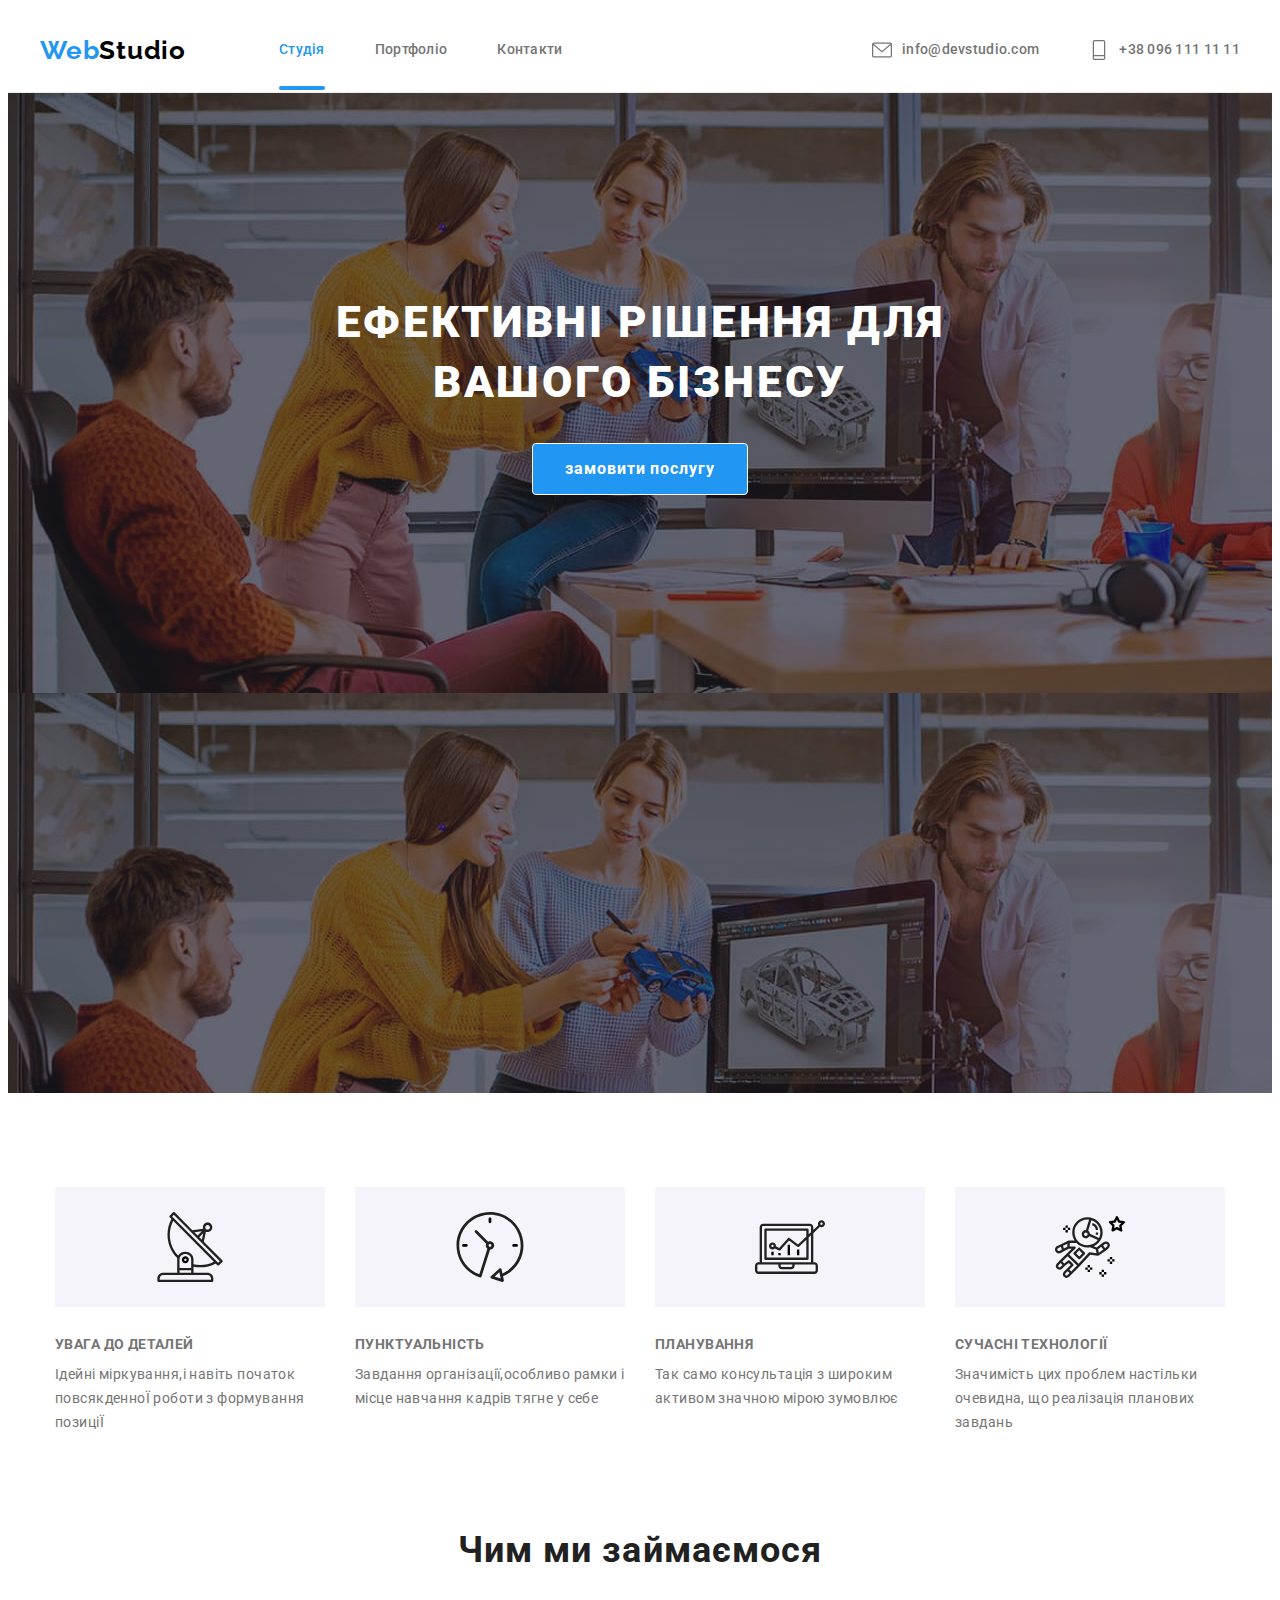
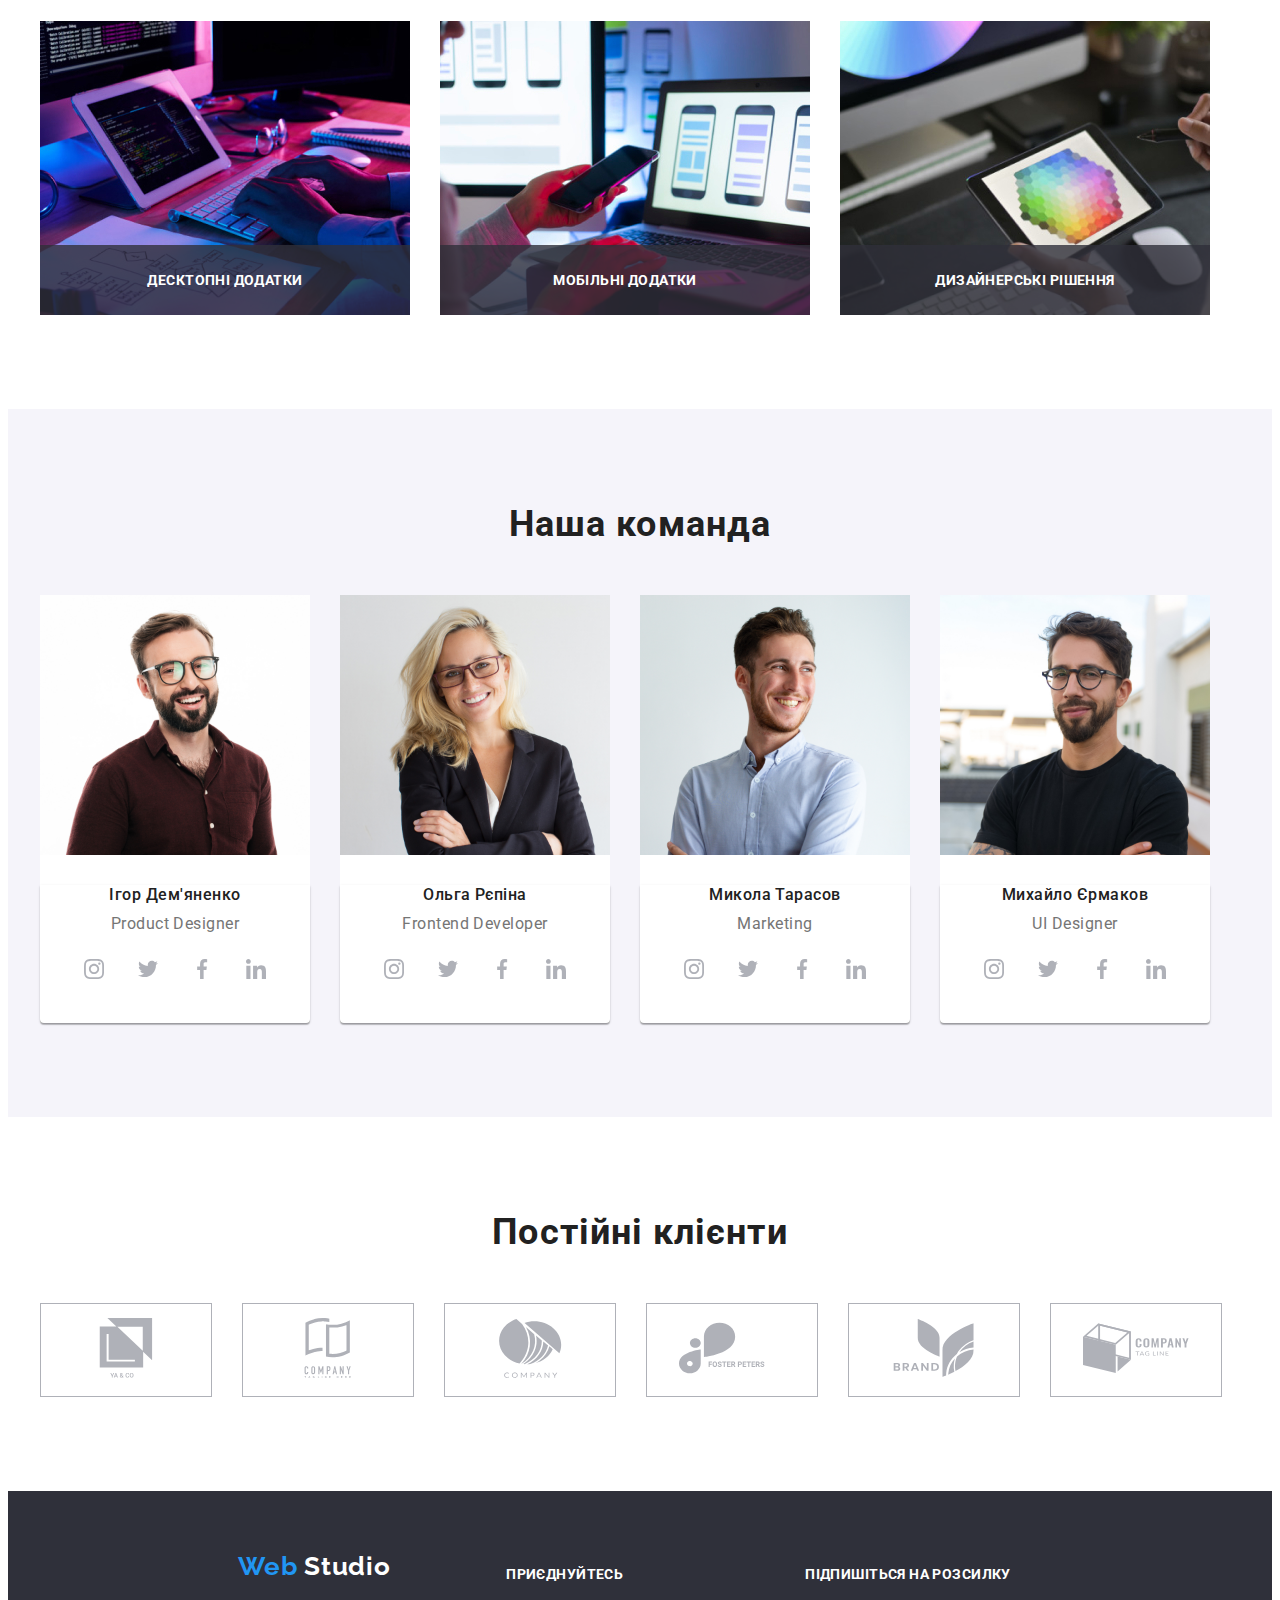
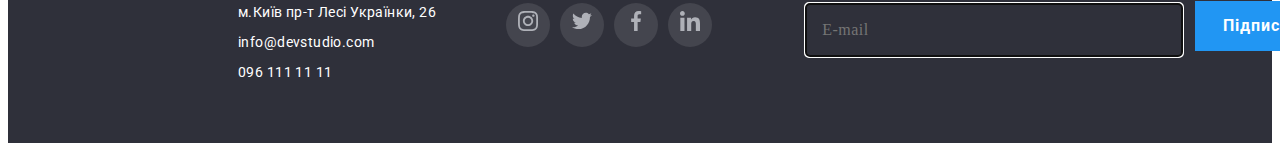
<file: index.html>
<!DOCTYPE html>
<html lang="en">
  <head>
    <meta http-equiv="X-UA-Compatible" content="IE=edge" />
    <meta name="viewport" content="width=device-width, initial-scale=1.0" />
    <title>розробка вебсайтів під ключ</title>
    <link rel="preconnect" href="https://fonts.googleapis.com">
<link rel="preconnect" href="https://fonts.gstatic.com" crossorigin>
<link href="https://fonts.googleapis.com/css2?family=Raleway:wght@700&family=Roboto:wght@400;500;700;900&display=swap" rel="stylesheet"/>
<link rel="stylesheet" href="https://cdnjs.cloudflare.com/ajax/libs/modern-normalize/1.1.0/modern-normalize.min.css" integrity="sha512-wpPYUAdjBVSE4KJnH1VR1HeZfpl1ub8YT/NKx4PuQ5NmX2tKuGu6U/JRp5y+Y8XG2tV+wKQpNHVUX03MfMFn9Q==" crossorigin="anonymous" referrerpolicy="no-referrer" />
<link rel="stylesheet" href="./css/styles.css"/>
  </head>
  <body>
    <header>
      <!-- <div class="container menu"> -->
      <div class="container menu">
     <nav>
      <a href="" class="logo list"><span class="accent">Web</span> Studio</a>
      <ul class="site-nav list ">
        <li class="guide"><a href="./index.html"class="link current list">Студія</a></li>
        <li class="guide"><a href="./portfolio.html"class="link  list">Портфоліо</a></li>
        <li class="guide"><a href="./contacts.html"class="link list">Контакти</a></li>
      </ul>
     </nav>
      <ul class="site-connection list">
        <li class="icon-email">
          <a href="mailto:info@devstudio.com"class="link list">
            <svg width="20" height="20">
            <use href="./Icons/sprite.svg#icon-envelope-1"></use>
          </svg>info@devstudio.com</a>
        </li>
        <li class="icon-phone">
          <a href="tel:+380961111111"class="link list"><svg width="20" height="20">
            <use href="./Icons/sprite.svg#icon-Vector-1"></use>
          </svg>+38 096 111 11 11</a>
        </li>
      </ul>
    </div>
    </header>
    <section class="hero">
      <h1>ефективні рішення для<br/> вашого бізнесу</h1>
      <button data-modal-open class="button-primary" type="submit">замовити послугу</button>
    </section>
    <section class="benefits">
      <div class="container">
      <h2 class="visually-hidden">особливості></h2>
      <ul class="features list">
        <li class="icons">
          <div class="icons-bg">
            <svg width="70" height="70">
             <use href="./Icons/sprite.svg#icon-antenna"></use>
            </svg>
          </div>
          <h3>увага до деталей</h3>
          <p>Ідейні міркування,і навіть початок повсякденноЇ роботи з формування позиціЇ</p>
        </li>
        <li class="icons">
          <div class="icons-bg">
            <svg width="70" height="70">
             <use href="./Icons/sprite.svg#icon-clock"></use>
            </svg>
          </div>
          <h3>пунктуальність</h3>
          <p>Завдання організації,особливо рамки і місце навчання кадрів тягне у себе</p>
        </li>
        <li class="icons">
          <div class="icons-bg">
            <svg width="70" height="70">
             <use href="./Icons/sprite.svg#icon-diagram"></use>
            </svg>
            </div>
          <h3>планування</h3>
          <p>Так само консультація з широким активом значною мірою зумовлює </p>
        </li>
        <li class="icons">
          <div class="icons-bg">
            <svg width="70" height="70">
             <use href="./Icons/sprite.svg#icon-astronaut"></use>
            </svg>
          </div>
          <h3>сучасні технології</h3>
          <p>Значимість цих проблем настільки очевидна, що реалізація планових завдань</p>
        </li>
      </ul>
       </div>
    </section>
    <section class="trends">
      <div class="container">
      <h2>Чим ми займаємося</h2>
        <ul class="services list">
          <li class="offer">
            <img src="./image/box 1.jpg" alt="foto1">
             <h3>десктопні додатки</h3>
          </li>
          <li class="offer">
            <img src="./image/box 2.jpg" alt="foto2">
            <h3>мобільні додатки</h3>
          </li>
          <li class="offer">
            <img src="./image/box 3.jpg" alt="foto3">
            <h3>дизайнерські рішення</h3>
          </li>
        </ul>
      </div>
    </section>
    <section class="team">
      <div class="container">
      <h2>Наша команда</h2>
      <ul class="card list">
        <li>
          <img src="./image/img (4).jpg" alt="foto4"width="270" height="260"> 
          <div class="name">
          <h3>Ігор Дем'яненко</h3>
          <p>Product Designer</p>
          <ul class="social-links">
           <li class="networks">
            <a href="" class="networks-link">
              <svg class="networks-logo" width="20" height="20">
                <use href="./Icons/sprite.svg#icon-instagram"></use>
              </svg>
            </a>
           </li>
            <li class="networks">
              <a href="" class="networks-link">
              <svg class="networks-logo" width="20" height="20">
                <use href="./Icons/sprite.svg#icon-twitter"></use>
              </svg>
            </a>
            </li>
            <li class="networks">
              <a href="" class="networks-link">
              <svg class="networks-logo" width="20" height="20">
                <use href="./Icons/sprite.svg#icon-facebook"></use>
              </svg>
            </a>
            </li>
            <li class="networks">
               <a href="" class="networks-link">
              <svg class="networks-logo" width="20" height="20">
                <use href="./Icons/sprite.svg#icon-linkedin"></use>
              </svg>
            </a>
            </li>
          </ul>
          </div>
        </li>
        <li>
          <img src="./image/img (5).jpg" alt="foto5"width=270>
          <div class="name">
          <h3>Ольга Рєпіна</h3>
          <p>Frontend Developer</p>
          <ul class="social-links">
           <li class="networks">
            <a href="" class="networks-link">
              <svg class="networks-logo" width="20" height="20">
                <use href="./Icons/sprite.svg#icon-instagram"></use>
              </svg>
            </a>
           </li>
            <li class="networks">
              <a href="" class="networks-link">
              <svg class="networks-logo" width="20" height="20">
                <use href="./Icons/sprite.svg#icon-twitter"></use>
              </svg>
              </a>
            </li>
            <li class="networks">
              <a href="" class="networks-link">
              <svg class="networks-logo" width="20" height="20">
                <use href="./Icons/sprite.svg#icon-facebook"></use>
              </svg>
            </a>
            </li>
            <li class="networks">
              <a href="" class="networks-link">
              <svg class="networks-logo" width="20" height="20">
                <use href="./Icons/sprite.svg#icon-linkedin"></use>
              </svg>
            </a>
            </li>
          </ul>
          </div>
        </li>
        <li>
          <img src="./image/img (6).jpg" alt="foto6"width=270>
          <div class="name">
          <h3>Микола Тарасов</h3>
          <p>Marketing</p>
          <ul class="social-links">
           <li class="networks">
            <a href="" class="networks-link">
              <svg class="networks-logo" width="20" height="20">
                <use href="./Icons/sprite.svg#icon-instagram"></use>
              </svg>
            </a>
           </li>
            <li class="networks">
              <a href="" class="networks-link">
              <svg class="networks-logo" width="20" height="20">
                <use href="./Icons/sprite.svg#icon-twitter"></use>
              </svg>
            </a>
            </li>
            <li class="networks">
              <a href="" class="networks-link">
              <svg class="networks-logo" width="20" height="20">
                <use href="./Icons/sprite.svg#icon-facebook"></use>
              </svg>
            </a>
            </li>
            <li class="networks">
              <a href="" class="networks-link">
              <svg class="networks-logo"width="20" height="20">
                <use href="./Icons/sprite.svg#icon-linkedin"></use>
              </svg>
            </a>
            </li>
          </ul>
          </div>
        </li>
        <li>
          <img src="./image/img (7).jpg" alt="foto7"width=270>
          <div class="name">
          <h3>Михайло Єрмаков</h3>
          <p>UI Designer</p>
          <ul class="social-links">
            <li class="networks">
              <a href="" class="networks-link">
               <svg class="networks-logo" width="20" height="20">
                 <use href="./Icons/sprite.svg#icon-instagram"></use>
               </svg>
              </a>
            </li>
             <li class="networks">
              <a href="" class="networks-link">
               <svg class="networks-logo" width="20" height="20">
                 <use href="./Icons/sprite.svg#icon-twitter"></use>
               </svg>
              </a>
             </li>
             <li class="networks">
              <a href="" class="networks-link">
               <svg class="networks-logo" width="20" height="20">
                 <use href="./Icons/sprite.svg#icon-facebook"></use>
               </svg>
              </a>
             </li>
             <li class="networks">
              <a href="" class="networks-link">
               <svg class="networks-logo" width="20" height="20">
                 <use href="./Icons/sprite.svg#icon-linkedin"></use>
               </svg>
              </a>
             </li>
           </ul>
          </div>
        </li>
      </ul>
    </div>
    </section>
   <section class="clients">
    <div class="container">
      <h2>Постійні клієнти</h2>
      <div class="favourite">
        <ul class="firm list">
          <li class="firm-symbol">
           <a href="" class="firm-link">
            <svg class="firm-logo" width="106" height="60">
              <use href="./Icons/sprite.svg#icon-client-6"></use>
            </svg>
           </a>
          </li>
          <li class="firm-symbol">
            <a href="" class="firm-link">
              <svg class="firm-logo" width="106" height="60">
                <use href="./Icons/sprite.svg#icon-client-5"></use>
              </svg>
             </a>
          </li>
          <li class="firm-symbol">
            <a href="" class="firm-link">
              <svg class="firm-logo" width="106" height="60">
                <use href="./Icons/sprite.svg#icon-client-4"></use>
              </svg>
             </a>
          </li>
          <li class="firm-symbol">
            <a href="" class="firm-link">
              <svg class="firm-logo" width="106" height="60">
                <use href="./Icons/sprite.svg#icon-client-3"></use>
              </svg>
             </a>
          </li>
          <li class="firm-symbol">
            <a href="" class="firm-link">
              <svg class="firm-logo" width="106" height="60">
                <use href="./Icons/sprite.svg#icon-client-2"></use>
              </svg>
             </a>
          </li>
          <li class="firm-symbol">
            <a href="" class="firm-link ">
              <svg class="firm-logo" width="106" height="60">
                <use href="./Icons/sprite.svg#icon-client-1"></use>
              </svg>
             </a>
          </li>
        </ul>
      </div>
   </section>
   <footer>
    <section >
     <div class="container">
       <div class="black-box">
       <div class="explorer">
       <a href="" class="logo-footer list"><span class="accent">Web</span> Studio</a>
       <ul class="contacts list">
           <li class="down"><a href="https://goo.gl/maps/a5aADZ7ypb5qx4V6A" class="link list" target=_blank rel="noopener norefferer nofollow">м.Київ пр-т Лесі Українки, 26</a></li>
           <li class="down">info@devstudio.com</li>
           <li class="down">096 111 11 11</li>
       </ul>
     </div>
       <div class="address">
         <p>приєднуйтесь</p>
       <ul class="net-foot list">
         <li class="web">
           <a href="" class="web-link">
             <svg class="web-logo" width="20" height="20">
               <use href="./Icons/sprite.svg#icon-instagram"></use>
             </svg>
           </a>
         </li>
         <li class="web">
           <a href="" class="web-link">
             <svg class="web-logo" width="20" height="20">
               <use href="./Icons/sprite.svg#icon-twitter"></use>
             </svg>
           </a>
         </li >
         <li class="web">
           <a href="" class="web-link">
             <svg class="web-logo"width="20" height="20">
               <use href="./Icons/sprite.svg#icon-facebook"></use>
             </svg>
         </li>
         <li class="web">
           <a href=""class="web-link">
             <svg class="web-logo" width="20" height="20">
               <use href="./Icons/sprite.svg#icon-linkedin"></use>
             </svg>
            </a>
         </li> 
       </ul>
   </div>
   <div class="footer-form">
    <form >
    <label for="subscription"class="label-heading">підпишіться на розсилку</label>
    <input class="field" type="mail" name="subscription" id="subscription" autofocus placeholder="E-mail"/>
    </form>
    </div>
    <div class="button-items">
    <button type="submit"class="footer-button">Підписатися
     <svg class="footer-send" width="24" height="24">
      <use href="./Icons/sprite.svg#icon-send"></use>
     </svg>
    </button>
    </div>
  </div>
 </div>
</section>
</footer>  
    <div data-modal class="backdrop is-hidden">
      <div class="modal">
        <button  data-modal-close type="submit" class="close">
          <svg class="exit" width="11" height="11">
            <use href="./Icons/sprite.svg#icon-exit" ></use>         
          </svg>
        </button>
        <h2 class="modal-heading">Залиште свої дані, ми вам передзвонимо</h2>
        <form>
      <div class="form-name">
        <label for="name" class="lable-name">Ім'я</label>
        <input class="modal-name" type="text" name="name" id="name">
        <svg class="icon-name" width="18" height="18">
          <use href="./Icons/sprite.svg#icon-person-black"></use>
        </svg>
      </div>
      <div class="form-tel">
        <label for="tel" class="lable-tel">Телефон</label>
        <input class="modal-tel" type="tel" name="tel" id="tel">
        <svg class="icon-tel" width="18" height="18">
          <use href="./Icons/sprite.svg#icon-phone-black"></use>
        </svg>
      </div>
      <div class="form-mail">
        <label for="mail" class="lable-mail">Пошта</label>
        <input class="modal-mail" type="mail" name="mail" id="mail">
        <svg class="icon-mail" width="18" height="18">
          <use href="./Icons/sprite.svg#icon-email-black"></use>
        </svg>
      </div>
      <div class="form-comment">
        <label for="comment"" class="lable-comment">Коментар</label>
        <textarea class="modal-comment" name="comment" id="comment" placeholder="Введіть текст"></textarea>
      </div>
      <label class="checkbox-lable">
      <input class="checkbox-offer" type="checkbox" name="offer"/>
      <span class="checkbox-icon"></span>
      <span class="checkbox-agreement">Погоджуюся з розсилкою та приймаю
        <a href="">Умови договору</a></span>
      </label>
      <button type="submit" class="form-btn">Відправити</button>
      </form>
      </div>
    </div>
    <script src="./js/modal.js"></script>
  </body>
</html
</file>
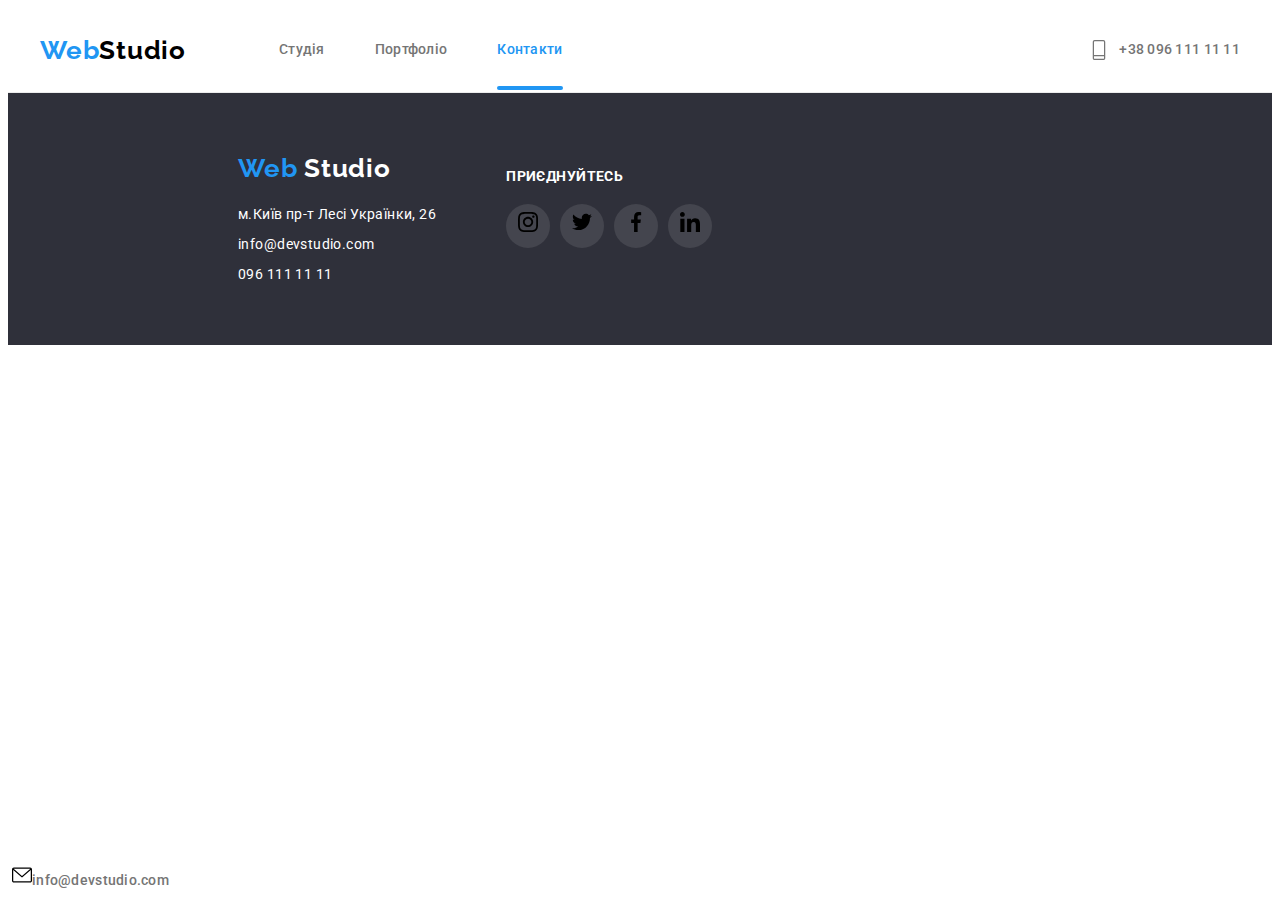
<file: contacts.html>
<!DOCTYPE html>
<html lang="en">
  <head>
    <meta http-equiv="X-UA-Compatible" content="IE=edge" />
    <meta name="viewport" content="width=device-width, initial-scale=1.0" />
    <title>розробка вебсайтів під ключ</title>
    <link rel="preconnect" href="https://fonts.googleapis.com">
<link rel="preconnect" href="https://fonts.gstatic.com" crossorigin>
<link href="https://fonts.googleapis.com/css2?family=Raleway:wght@700&family=Roboto:wght@400;500;700;900&display=swap" rel="stylesheet"/>
<link rel="stylesheet" href="https://cdnjs.cloudflare.com/ajax/libs/modern-normalize/1.1.0/modern-normalize.min.css" integrity="sha512-wpPYUAdjBVSE4KJnH1VR1HeZfpl1ub8YT/NKx4PuQ5NmX2tKuGu6U/JRp5y+Y8XG2tV+wKQpNHVUX03MfMFn9Q==" crossorigin="anonymous" referrerpolicy="no-referrer" />
<link rel="stylesheet" href="./css/styles.css"/>
  </head>
  <body>
    <header>
      <div class="container menu">
     <nav>
      <a href="" class="logo list"><span class="accent">Web</span> Studio</a>
      <ul class="site-nav list ">
        <li class="guide"><a href="./index.html"class="link list">Студія</a></li>
        <li class="guide"><a href="./portfolio.html"class="link list">Портфоліо</a></li>
        <li class="guide"><a href="./contacts.html"class="link current list">Контакти</a></li>
      </ul>
     </nav>
      <ul class="site-connection list">
        <li class="icon-mail">
          <a href="mailto:info@devstudio.com"class="link list">
            <svg width="20" height="20">
            <use href="./Icons/sprite.svg#icon-envelope-1"></use>
          </svg>info@devstudio.com</a>
        </li>
        <li class="icon-phone">
          <a href="tel:+380961111111"class="link list"><svg width="20" height="20">
            <use href="./Icons/sprite.svg#icon-Vector-1"></use>
          </svg>+38 096 111 11 11</a>
        </li>
      </ul>
    </div>
    </header>
    <footer>
      <section >
       <div class="container">
         <div class="black-box">
         <div class="explorer">
         <a href="" class="logo-footer list"><span class="accent">Web</span> Studio</a>
         <ul class="contacts list">
             <li class="down"><a href="https://goo.gl/maps/a5aADZ7ypb5qx4V6A" class="link list" target=_blank rel="noopener norefferer nofollow">м.Київ пр-т Лесі Українки, 26</a></li>
             <li class="down">info@devstudio.com</li>
             <li class="down">096 111 11 11</li>
         </ul>
       </div>
         <div class="address">
           <p>приєднуйтесь</p>
         <ul class="net-foot list">
           <li class="web">
             <a href="">
               <svg class="instagram" width="20" height="20">
                 <use href="./Icons/sprite.svg#icon-instagram"></use>
               </svg>
             </a>
           </li>
           <li class="web">
             <a href="">
               <svg class="twitter" width="20" height="20">
                 <use href="./Icons/sprite.svg#icon-twitter"></use>
               </svg>
             </a>
           </li >
           <li class="web">
             <a href="">
               <svg class="facebook" width="20" height="20">
                 <use href="./Icons/sprite.svg#icon-facebook"></use>
               </svg>
           </li>
           <li class="web">
             <a href="">
               <svg class="linkedin" width="20" height="20">
                 <use href="./Icons/sprite.svg#icon-linkedin"></use>
               </svg>
              </a>
           </li> 
         </ul>
     </div>
   </div>
 </div>
       </section>
     </footer>  
   </body>
 </html
</file>
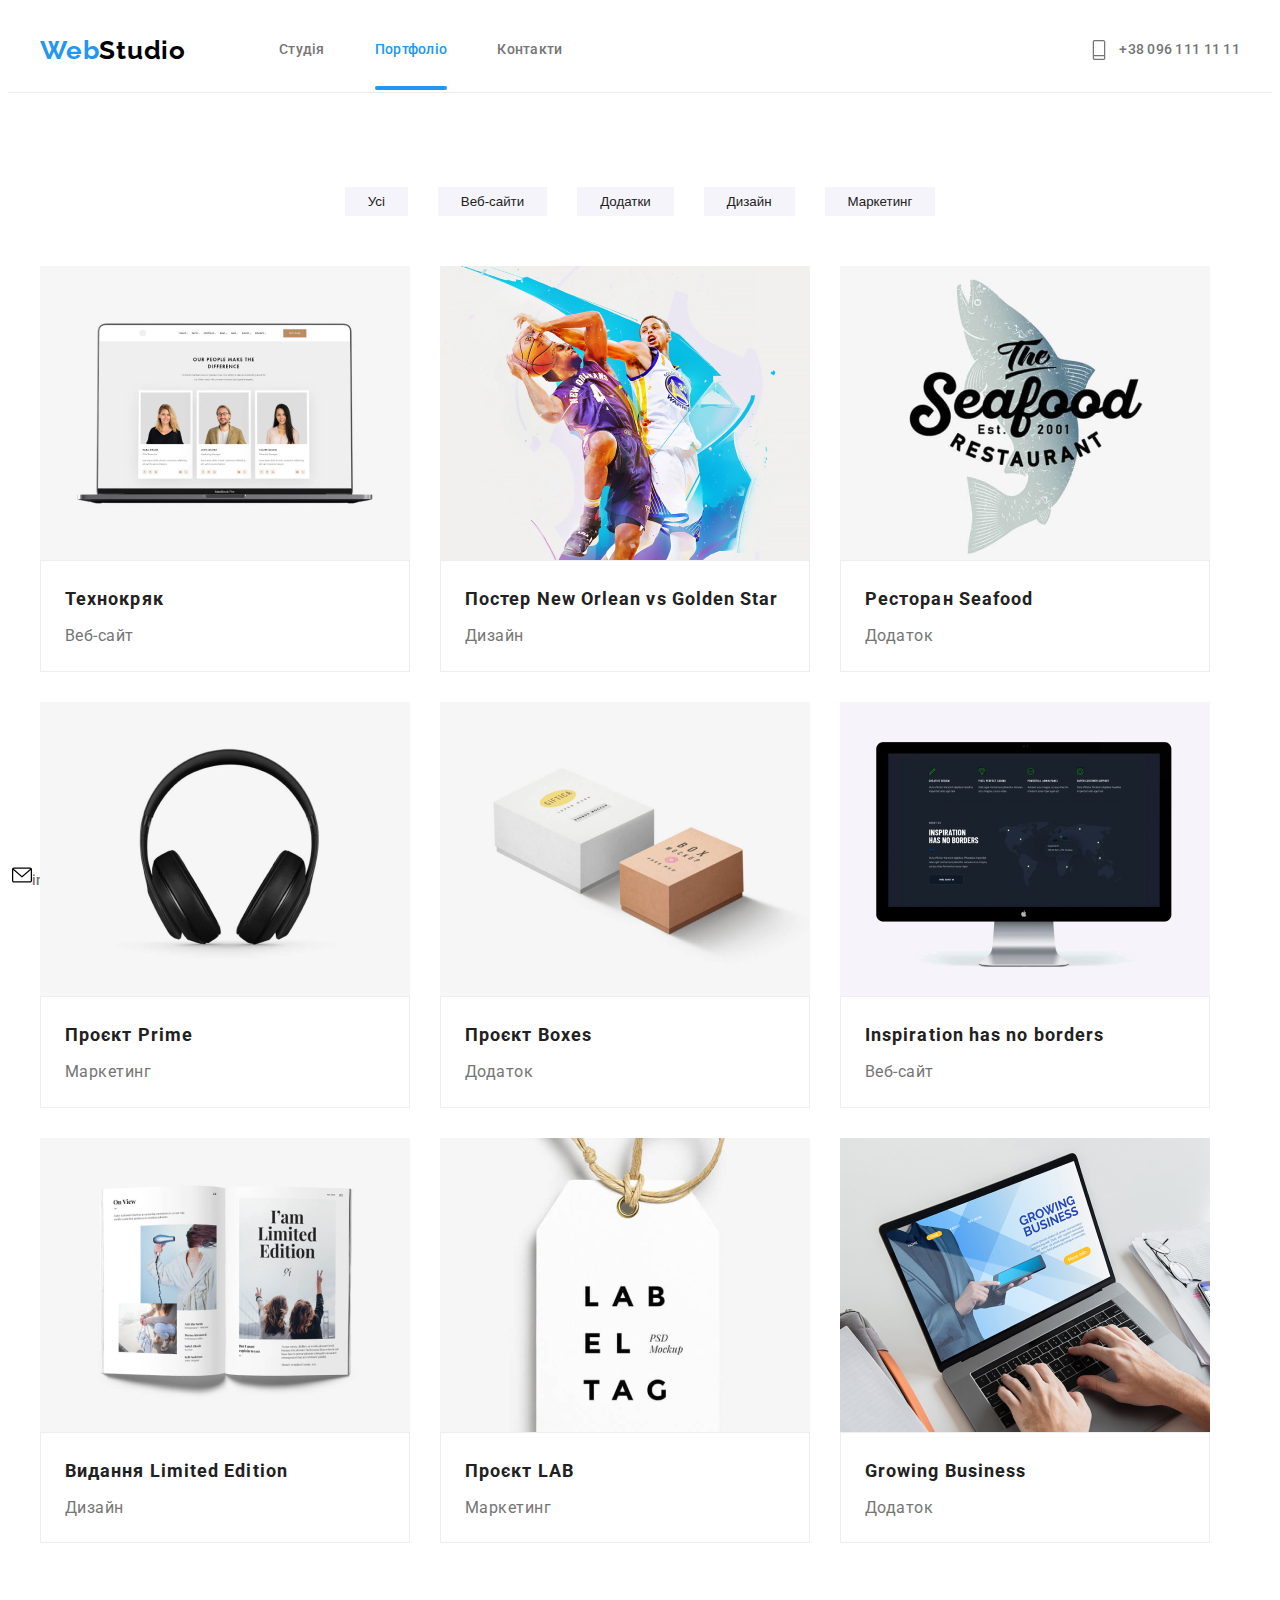
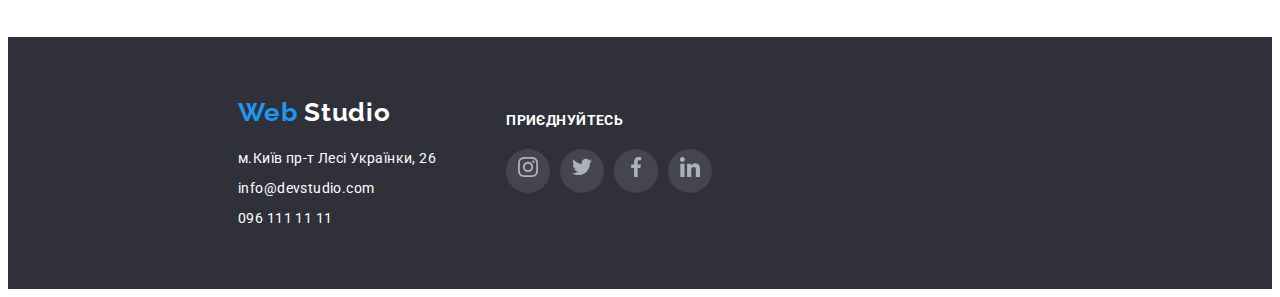
<file: portfolio.html>
<!DOCTYPE html>
<html lang="en">
<head>
    <meta http-equiv="X-UA-Compatible" content="IE=edge">
    <meta name="viewport" content="width=device-width, initial-scale=1.0">
    <title>Document</title>
    <link rel="preconnect" href="https://fonts.googleapis.com">
<link rel="preconnect" href="https://fonts.gstatic.com" crossorigin>
<link href="https://fonts.googleapis.com/css2?family=Raleway:wght@700&family=Roboto:wght@400;500;700;900&display=swap" rel="stylesheet"/>
<link rel="stylesheet" href="https://cdnjs.cloudflare.com/ajax/libs/modern-normalize/1.1.0/modern-normalize.min.css" integrity="sha512-wpPYUAdjBVSE4KJnH1VR1HeZfpl1ub8YT/NKx4PuQ5NmX2tKuGu6U/JRp5y+Y8XG2tV+wKQpNHVUX03MfMFn9Q==" crossorigin="anonymous" referrerpolicy="no-referrer" />   
<link rel="stylesheet" href="./css/styles.css"/>
</head>
<body>
  <header>
    <div class="container menu">
   <nav>
    <a href="" class="logo list"><span class="accent">Web</span> Studio</a>
    <ul class="site-nav list ">
      <li class="guide"><a href="./index.html"class="link  list">Студія</a></li>
      <li class="guide"><a href="./portfolio.html"class="link current list">Портфоліо</a></li>
      <li class="guide"><a href="./contacts.html"class="link list">Контакти</a></li>
    </ul>
   </nav>
    <ul class="site-connection list">
      <li class="icon-mail">
        <a href="mailto:info@devstudio.com"class="link list">
          <svg width="20" height="20">
          <use href="./Icons/sprite.svg#icon-envelope-1"></use>
        </svg>info@devstudio.com</a>
      </li>
      <li class="icon-phone">
        <a href="tel:+380961111111"class="link list"><svg width="20" height="20">
          <use href="./Icons/sprite.svg#icon-Vector-1"></use>
        </svg>+38 096 111 11 11</a>
      </li>
    </ul>
    </div>
    </header>
       <section class="filter">
        <div class="container">
       <h1 class="visually-hidden">portfolio</h1>
        <ul class="site-filter list">
           <li><button type="button">Усі</button></li>
           <li><button type="button">Веб-сайти</button></li>
           <li><button type="button">Додатки</button></li>
           <li><button type="button">Дизайн</button></li>
           <li><button type="button">Маркетинг</button></li>
       </ul>
       <ul class="works list">
        <li class="variants">
          <a href="" class="look">
          <div class="picture">
          <img src="./image/img (10).jpg" alt="one"width= "370">
          <div class="info-text">
           <p class="information"> Ресурс пропонує комплексні пропозиції з різним 
            рівнем функціоналу та сервісів. Все це дозволить 
            відвідувачу отримати 
            вичерпні відомості про компанію чи приватну особу.</p>
          </div>
        </div>
          <div class="card-content">
          <h2 class="card-name">Технокряк</h2>
          <p class="card-title">Веб-сайт</p>
        </div>
      </a>
        </li>
        <li class="variants">
          <a href=""class="look">
          <div class="picture">
          <img src="./image/img (13).jpg" alt="two"width="370">
          <div class="info-text">
            <p class="information"> Ресурс пропонує комплексні пропозиції з різним 
              рівнем функціоналу та сервісів. Все це дозволить 
              відвідувачу отримати 
              вичерпні відомості про компанію чи приватну особу.</p>
            </div>
          </div>
            <div class="card-content">
          <h2 class="card-name">Постер New Orlean vs Golden Star</h2>
          <p class="card-title">Дизайн</p>
      </div>
    </a>
        </li>
        <li class="variants">
          <a href=""class="look">
          <div class="picture">
            <img src="./image/img (16).jpg" alt="three"width="370">
            <div class="info-text">
              <p class="information"> Ресурс пропонує комплексні пропозиції з різним 
               рівнем функціоналу та сервісів. Все це дозволить 
               відвідувачу отримати 
               вичерпні відомості про компанію чи приватну особу.</p>
             </div>
            </div>
             <div class="card-content">
             <h2 class="card-name">Ресторан Seafood</h2>
             <p class="card-title">Додаток</p>
           </div>
          </a>
        </li>
        <li class="variants">
          <a href=""class="look">
          <div class="picture">
          <img src="./image/img (11).jpg" alt="four"width="370">
          <div class="info-text">
            <p class="information"> Ресурс пропонує комплексні пропозиції з різним 
             рівнем функціоналу та сервісів. Все це дозволить 
             відвідувачу отримати 
             вичерпні відомості про компанію чи приватну особу.</p>
           </div>
          </div>
           <div class="card-content">
           <h2 class="card-name">Проєкт Prime</h2>
           <p class="card-title">Маркетинг</p>
         </div>
        </a>
        </li>
        <li class="variants">
          <a href=""class="look">
          <div class="picture">
          <img src="./image/img (14).jpg" alt="five"width="370">
          <div class="info-text">
            <p class="information"> Ресурс пропонує комплексні пропозиції з різним 
             рівнем функціоналу та сервісів. Все це дозволить 
             відвідувачу отримати 
             вичерпні відомості про компанію чи приватну особу.</p>
           </div>
          </div>
           <div class="card-content">
           <h2 class="card-name">Проєкт Boxes</h2>
           <p class="card-title">Додаток</p>
         </div>
        </a>
        </li>
        <li class="variants">
          <a href=""class="look">
          <div class="picture">
          <img src="./image/img (17).jpg" alt="six"width="370">
          <div class="info-text">
            <p class="information"> Ресурс пропонує комплексні пропозиції з різним 
             рівнем функціоналу та сервісів. Все це дозволить 
             відвідувачу отримати 
             вичерпні відомості про компанію чи приватну особу.</p>
           </div>
          </div>
           <div class="card-content">
           <h2 class="card-name">Inspiration has no borders</h2>
           <p class="card-title">Веб-сайт</p>
         </div>
        </a>
        </li>
        <li class="variants">
          <a href="" class="look">
          <div class="picture">
          <img src="./image/img (12).jpg" alt="seven"width="370">
          <div class="info-text">
            <p class="information"> Ресурс пропонує комплексні пропозиції з різним 
             рівнем функціоналу та сервісів. Все це дозволить 
             відвідувачу отримати 
             вичерпні відомості про компанію чи приватну особу.</p>
           </div>
          </div>
           <div class="card-content">
           <h2 class="card-name">Видання Limited Edition</h2>
           <p class="card-title">Дизайн</p>
         </div>
        </a>
        </li>
        <li class="variants">
          <a href="" class="look">
          <div class="picture">
          <img src="./image/img (15).jpg" alt="eight"width="370">
          <div class="info-text">
            <p class="information"> Ресурс пропонує комплексні пропозиції з різним 
             рівнем функціоналу та сервісів. Все це дозволить 
             відвідувачу отримати 
             вичерпні відомості про компанію чи приватну особу.</p>
           </div>
          </div>
           <div class="card-content">
           <h2 class="card-name">Проєкт LAB</h2>
           <p class="card-title">Маркетинг</p>
         </div>
        </a>
        </li>
        <li class="variants">
          <a href=""class="look">
          <div class="picture">
          <img src="./image/img (18).jpg" alt="nine"width="370">
          <div class="info-text">
            <p class="information"> Ресурс пропонує комплексні пропозиції з різним 
             рівнем функціоналу та сервісів. Все це дозволить 
             відвідувачу отримати 
             вичерпні відомості про компанію чи приватну особу.</p>
           </div>
          </div>
           <div class="card-content">
           <h2 class="card-name">Growing Business</h2>
           <p class="card-title">Додаток</p>
         </div>
        </a>
        </li>
       </ul>
      </div>
      </section>
        <footer>
          <section >
           <div class="container">
             <div class="black-box">
             <div class="explorer">
             <a href="" class="logo-footer list"><span class="accent">Web</span> Studio</a>
             <ul class="contacts list">
                 <li class="down"><a href="https://goo.gl/maps/a5aADZ7ypb5qx4V6A" class="link list" target=_blank rel="noopener norefferer nofollow">м.Київ пр-т Лесі Українки, 26</a></li>
                 <li class="down">info@devstudio.com</li>
                 <li class="down">096 111 11 11</li>
             </ul>
           </div>
             <div class="address">
               <p>приєднуйтесь</p>
             <ul class="net-foot list">
               <li class="web">
                 <a href="" class="web-link">
                   <svg class="web-logo" width="20" height="20">
                     <use href="./Icons/sprite.svg#icon-instagram"></use>
                   </svg>
                 </a>
               </li>
               <li class="web">
                 <a href="" class="web-link">
                   <svg class="web-logo" width="20" height="20">
                     <use href="./Icons/sprite.svg#icon-twitter"></use>
                   </svg>
                 </a>
               </li >
               <li class="web">
                 <a href="" class="web-link">
                   <svg class="web-logo"width="20" height="20">
                     <use href="./Icons/sprite.svg#icon-facebook"></use>
                   </svg>
               </li>
               <li class="web">
                 <a href=""class="web-link">
                   <svg class="web-logo" width="20" height="20">
                     <use href="./Icons/sprite.svg#icon-linkedin"></use>
                   </svg>
                  </a>
               </li> 
             </ul>
         </div>
       </div>
     </div>
    </section>
   </footer>  
</body>
</html>
</file>
<file: css/styles.css>
/*Колір основного фону c #FFFFFF*/
/*Колір фону секція герой #2F303A*/
/*Колір фону секція наша команда #F5F4FA*/
/*Колір фону секція підвал #2F303A*/
/*Колір тексту лого  #2196F3 #000000 */
/*Колір тексту блоку навігації #212121 #2196F3 */
/*Колір тексту номер телефону #757575*/
/*Колір тексту ел.пошта #757575* #2196F3*/
/*Колір тексту наша команда заголовок і прізвища #212121*/
/*Колір тексту наша команда посади #757575 */
/*Колір тексту особливості #757575 */
/*Акцент #2196F3 */

:root {
  --primary-text-color: #757575;
  --title-text-color: #212121;
  --primary-white-color: #ffffff;
  --accent-color: #2196f3;
}
.list {
  list-style: none;
  text-decoration: none;
  padding: 0;
  margin: 0;
}

p,
h1,
h2,
h3 {
  margin: 0;
  padding: 0;
}

img {
  display: block;
  max-width: 100%;
  height: auto;
}

body {
  background-color: var(--primary-white-color);
  color: var(--primary-text-color);
  font-family: roboto, sans-serif;
}

header {
  border-bottom: 1px solid #ececec;
  font-weight: 500;
  font-size: 14px;
  line-height: 1.14;
  letter-spacing: 0.02em;
}

.logo {
  display: flex;
  align-items: center;
  box-sizing: border-box;
  text-decoration: none;
  color: #000000;
  font-family: raleway, sans-serif;
  font-weight: 700;
  font-size: 26px;
  line-height: 1.19;
  letter-spacing: 0.03em;
}

.accent {
  color: var(--accent-color);
}

.menu {
  align-items: center;
  display: flex;
}
nav {
  display: flex;
}
.site-nav {
  margin-left: 93px;
  padding: 32px 0px;
  display: flex;
}
.site-nav .link {
  color: currentColor;
  box-sizing: border-box;
  transition: color 250ms;
}
.site-nav .link:hover,
.site-nav .link:focus {
  color: var(--accent-color);
}
.site-nav .current {
  color: var(--accent-color);
}
.guide:not(:last-child) {
  margin-right: 50px;
}
.guide {
  display: inline-block;
  position: relative;
}

.guide .link.current::after {
  content: '';
  background-size: contain;
  display: inline-block;
  width: 100%;
  height: 4px;
  background-color: var(--accent-color);
  border-radius: 2px;
  position: absolute;
  top: 44px;
  left: 0;
}

.site-connection {
  cursor: pointer;
  display: flex;
  margin-left: auto;
  padding: 32px 0px;
  align-items: center;
}

.site-connection .link {
  color: currentColor;
  transition: color 250ms cubic-bezier(0.4, 0, 0.2, 1);
}
.site-connection .link:hover,
.site-connection .link:focus {
  color: var(--accent-color);
}

.icon-phone {
  margin-left: 50px;
}
.icon-email svg {
  fill: currentColor;
  vertical-align: middle;
  margin-right: 10px;
}

.icon-phone svg {
  fill: currentColor;
  vertical-align: middle;
  margin-right: 10px;
}

.container {
  width: 1200px;
  margin: 0 auto;
  padding: 0px 15px;
}

.hero {
  background-color: #c4c4c4;
  background-image: linear-gradient(to right, rgba(47, 48, 58, 0.4), rgba(47, 48, 58, 0.4)),
    url('../image/hero-optima.jpg');

  text-align: center;
  color: var(--primary-white-color);
  padding-top: 200px;
  padding-bottom: 200px;
  margin-right: auto;
  margin-left: auto;
  max-width: 1600px;
  height: 600px;
}

.hero h1 {
  margin-bottom: 30px;
  font-weight: 900;
  font-size: 44px;
  line-height: 1.36;
  text-align: center;
  letter-spacing: 0.06em;
  text-transform: uppercase;
}

.button-primary {
  border: 1px solid var(--primary-white-color);
  box-sizing: border-box;
  display: inline-block;
  border-radius: 4px;
  color: var(--primary-white-color);
  background-color: var(--accent-color);
  font-family: roboto, sans-serif;
  font-weight: 700;
  font-size: 16px;
  line-height: 1.88;
  letter-spacing: 0.06em;
  min-width: 216px;
  padding: 10px 32px;
}

.benefits {
  padding-top: 94px;
}
.visually-hidden {
  position: absolute;
  width: 1px;
  height: 1px;
  margin: -1px;
  border: 0;
  padding: 0;

  white-space: nowrap;
  clip-path: inset(100%);
  clip: rect(0 0 0 0);
  overflow: hidden;
}

.features {
  justify-content: center;
  gap: 30px;
  display: flex;
}

.features .icons {
  width: 270px;
}

.features h3 {
  margin-bottom: 10px;
  font-weight: 700;
  font-size: 14px;
  line-height: 1.14;
  letter-spacing: 0.03em;
  text-transform: uppercase;
}

.features p {
  box-sizing: border-box;
  font-weight: 400;
  font-size: 14px;
  line-height: 1.71;
  letter-spacing: 0.03em;
}

.icons-bg {
  margin-bottom: 30px;
  display: flex;
  height: 120px;
  justify-content: center;
  align-items: center;
  background-color: #f5f4fa;
}

.trends {
  padding-top: 94px;
  padding-bottom: 94px;
}
.trends h2 {
  margin-bottom: 50px;
  color: var(--title-text-color);
  font-weight: 700;
  font-size: 36px;
  line-height: 1.17;
  text-align: center;
  letter-spacing: 0.03em;
}
.services {
  gap: 30px;
  display: flex;
}

.offer {
  display: block;
  position: relative;
}

.offer h3 {
  display: inline-block;
  position: absolute;
  left: 0;
  bottom: 0;
  font-weight: 700;
  font-size: 14px;
  line-height: 1.17;
  letter-spacing: 0.03em;
  color: var(--primary-white-color);
  text-align: center;
  width: 100%;
  padding: 27px 0px;
  text-transform: uppercase;
  background-color: rgba(47, 48, 58, 0.8);
}

.team {
  padding-top: 94px;
  padding-bottom: 94px;
  background-color: #f5f4fa;
}
.team h2 {
  margin-bottom: 50px;
  color: var(--title-text-color);
  font-weight: 700;
  font-size: 36px;
  line-height: 1.17;
  text-align: center;
  letter-spacing: 0.03em;
}

.team h3 {
  margin-bottom: 10px;
  color: var(--title-text-color);
  font-weight: 500;
  font-size: 16px;
  line-height: 1.19;
  letter-spacing: 0.03em;
}

.team p {
  color: var(--primary-text-color);
  font-weight: 400;
  font-size: 16px;
  line-height: 1.19;
  letter-spacing: 0.03em;
}
.team img {
  margin-bottom: 30px;
}

.name {
  text-align: center;
  box-shadow: 0px 1px 3px rgba(0, 0, 0, 0.12), 0px 1px 1px rgba(0, 0, 0, 0.14),
    0px 2px 1px rgba(0, 0, 0, 0.2);
  border-radius: 0px 0px 4px 4px;
}

.card {
  gap: 30px;
  display: flex;
}
.card li {
  background-color: var(--primary-white-color);
}

.name {
  padding-bottom: 30px;
}

.social-links {
  gap: 10px;
  padding-right: 30px;
  padding-left: 32px;
  margin-top: 16px;
  display: flex;
}
.networks {
  justify-content: center;
  align-items: center;
  display: flex;
  width: 44px;
  height: 44px;
  border-radius: 50%;
  transition: background-color 250ms cubic-bezier(0.4, 0, 0.2, 1);
}
.networks:hover {
  background-color: var(--accent-color);
}
.networks-logo {
  fill: #afb1b8;
  transition: fill 250ms cubic-bezier(0.4, 0, 0.2, 1);
}
.networks:hover .networks-logo {
  fill: var(--primary-white-color);
}

.clients {
  padding-bottom: 94px;
  padding-top: 94px;
}
.clients h2 {
  margin-bottom: 50px;
  color: var(--title-text-color);
  font-weight: 700;
  font-size: 36px;
  line-height: 1.17;
  text-align: center;
  letter-spacing: 0.03em;
}
.firm {
  gap: 30px;
  display: flex;
}

.firm-symbol {
  display: flex;
  align-items: center;
  justify-content: center;
  border: 1px solid #afb1b8;
  width: 170px;
  height: 92px;
  transition: border-color 250ms cubic-bezier(0.4, 0, 0.2, 1);
}

.firm-symbol:hover {
  border-color: var(--accent-color);
}
.firm-symbol:hover .firm-logo {
  fill: var(--accent-color);
}
.firm-logo {
  transition: fill 250ms cubic-bezier(0.4, 0, 0.2, 1);
  fill: #afb1b8;
}

footer {
  padding: 60px 215px;
  background-color: #2f303a;
  color: var(--primary-white-color);
  font-weight: 400;
  font-size: 14px;
  line-height: 1.71;
  letter-spacing: 0.03em;
}

.logo-footer {
  display: block;
  margin-bottom: 20px;
  text-decoration: none;
  color: var(--primary-white-color);
  font-family: raleway, sans-serif;
  font-weight: 700;
  font-size: 26px;
  line-height: 1.19;
  letter-spacing: 0.03em;
}
.black-box {
  display: flex;
}

.down {
  font-size: 14px;
  line-height: 1.5;
  font-style: normal;
}
.down:not(:last-child) {
  margin-bottom: 9px;
}
.down .link {
  color: var(--primary-white-color);
}
.net-foot {
  display: flex;
}

.web {
  border-radius: 50%;
  background-color: #44454e;
  display: flex;
  justify-content: center;
  align-items: center;
  display: flex;
  width: 44px;
  height: 44px;
  transition: background-color 250ms cubic-bezier(0.4,0,0.2,1);
}

.web-logo {
  transition: fill 250ms cubic-bezier(0.4,0,0.2,1);
  fill: #afb1b8;
}
.web:hover, .web:focus{
  background-color: var(--accent-color);
}
.web:hover .web-logo , .web:focus .web-logo{
  fill: var(--primary-white-color);
}
.web:not(:last-child) {
  margin-right: 10px;
}

.address {
  margin-top: 15px;
  width: 206px;
  height: 80px;
  margin-left: 70px;
}
.address p {
  margin-bottom: 20px;
  color: var(--primary-white-color);
  font-weight: 700;
  font-size: 14px;
  line-height: 1.17;
  letter-spacing: 0.03em;
  text-transform: uppercase;
}
 

.footer-form{
 display:inline-block; 
 margin-left: 93px;
}
.label-heading{
  display:flex;
  flex-direction: column;
  margin-bottom: 20px;
  margin-top: 15px;
  font-family: roboto, sans-serif;
  font-weight: 700;
  font-size: 14px;
  line-height: 1.17;
  letter-spacing: 0.03em;
  text-transform: uppercase;
}

.field {
  padding-left: 16px;
  width: 358px;
  height: 50px;
  background-color: #2F303A;
  border: 1px solid rgba(255, 255, 255, 0.3);
  border-radius: 4px;
  font-family: roboto sans-serif;
  font-weight: 400;
  font-size: 16px;
  line-height: 1.25;
  letter-spacing: 0.03em;
}
 .button-items{
  
 }

.footer-button{
  display: flex;
  align-items: center;
  text-align: left;
  padding: 0px;
  padding-left: 28px;
  margin-left: 12px;
  margin-top: 50px;
  width: 200px;
  height: 50px;
  background-color: var(--accent-color);
  color: var(--primary-white-color);
  font-family: roboto ,sans-serif;
  font-weight: 700;
  font-size: 16px;
  line-height: 1.86;
  letter-spacing: 0.06em;
  border: transparent;
}
 
.footer-send{
  margin-left: 10px;
}

.filter {
  padding: 94px 0px;
}

.site-filter {
  gap: 30px;
  justify-content: center;
  margin-bottom: 50px;
  display: flex;
}

.site-filter button {
  border: 1px solid #f5f4fa;
  padding: 6px 22px;
  background-color: #f5f4fa;
  color: var(--title-text-color);
  transition: background-color 250ms cubic-bezier(0.4, 0, 0.2, 1);
}

.site-filter button:hover,
.site-filter button:focus {
  background-color: var(--accent-color);
  color: var(--primary-white-color);
}

.variants {
  flex-basis: calc((100% / 3)- 30px);
}

.look {
  text-decoration: none;
}

.picture {
  position: relative;
  width: 370px;
  height: 294px;
  overflow: hidden;
}
.look:hover .info-text,
.look:focus .info-text {
  transform: translate(0);
}

.info-text {
  position: absolute;
  top: 0px;
  left: 0px;
  background-color: rgba(33, 150, 243, 0.9);
  padding: 63px 24px 63px 37px;
  font-weight: 400;
  font-size: 18px;
  line-height: 1.56;
  letter-spacing: 0.03em;
  color: var(--primary-white-color);
  transform: translateY(100%);
  transition: transform 250ms cubic-bezier(0.4, 0, 0.2, 1);
}


.works {
  display: flex;
  flex-wrap: wrap;
  gap: 30px;
}

.card-content {
  border: 1px solid #eeeeee;
  padding-left: 24px;
}
.card-name {
  margin-top: 20px;
  margin-bottom: 4px;
  color: var(--title-text-color);
  font-family: roboto, sans-serif;
  font-weight: 700;
  font-size: 18px;
  line-height: 2;
  text-align: left;
  letter-spacing: 0.06em;
}

.card-title {
  color: var(--primary-text-color);
  font-family: roboto, sans-serif;
  font-weight: 400;
  font-size: 16px;
  line-height: 1.86;
  text-align: left;
  letter-spacing: 0.03em;
  margin-bottom: 20px;
}

.backdrop {
  position: fixed;
  top: 0;
  left: 0;
  width: 100%;
  height: 100%;
  background-color: rgba(0, 0, 0, 0.2);
}

.modal {
  position: absolute;
  top: 50%;
  left: 50%;
  transform: translate(-50%, -50%);
  width: 528px;
  height: 581px;
  background-color: var(--primary-white-color);
  box-shadow: 0px 1px 3px rgba(0, 0, 0, 0.12), 0px 1px 1px rgba(0, 0, 0, 0.14),
    0px 2px 1px rgba(0, 0, 0, 0.2);
  border-radius: 4px;
}

.close {
  margin-left: 490px;
  margin-top: 8px;
  width: 30px;
  height: 30px;
  border-radius: 50%;
  border: 1px solid rgba(0, 0, 0, 0.1);
  background-color: #ffff;
}
.close:hover .exit{
  fill: var(--accent-color);
  cursor: pointer;
}

.modal-heading{
  text-align: center;
  font-family: roboto, sans-serif;
  font-weight: 700;
  font-size: 20px;
  line-height: 1.17;
  letter-spacing: 0.03em;
  color: var(--title-text-color);
} 

.form-name{
  position: relative;
  display: flex;
  flex-direction: column;
  margin-top: 12px;
  margin-left: 41px;
  margin-right: 39px;
  cursor: pointer;
  font-family: roboto, sans-serif;
  font-weight: 400;
  font-size: 12px;
  line-height: 1.17;
  letter-spacing: 0.01em; 
}


.lable-name{
  margin-bottom: 4px;
  cursor: pointer;
}
 
.modal-name{
  width: 448px;
  height: 40px;
  padding-left: 42px;
  cursor: pointer;
}

 
.icon-name{
  position: absolute;
  bottom: 11px;
  left: 12px;
}

.modal-name:focus +.icon-name, .modal-name:hover +.icon-name{
  fill: var(--accent-color);
}


.form-tel{
  position: relative;
  display: flex;
  flex-direction: column;
  margin-top: 10px;
  margin-left: 41px;
  margin-right: 39px;
  cursor: pointer;
  font-family: roboto, sans-serif;
  font-weight: 400;
  font-size: 12px;
  line-height: 1.17;
  letter-spacing: 0.01em; 
}


.lable-tel{
  margin-bottom: 4px;
  cursor: pointer;
}


.modal-tel{
  width: 448px;
  height: 40px;
  padding-left: 42px;
  cursor: pointer;
}


.icon-tel{
  position: absolute;
  bottom: 11px;
  left: 12px;
}

.modal-tel:focus +.icon-tel, .modal-tel:hover +.icon-tel {
  fill: var(--accent-color);
}

.form-mail{
  position: relative;
  display: flex;
  flex-direction: column;
  margin-top: 10px;
  margin-left: 41px;
  margin-right: 39px;
  cursor: pointer;
  font-family: roboto, sans-serif;
  font-weight: 400;
  font-size: 12px;
  line-height: 1.17;
  letter-spacing: 0.01em;
  cursor: pointer;  
}
.lable-mail{
  margin-bottom: 4px;
  cursor: pointer;
}

.modal-mail{
  width: 448px;
  height: 40px;
  padding-left: 42px;
  cursor: pointer;
}

.icon-mail{
  position: absolute;
  bottom: 11px;
  left: 12px;
}

.modal-mail:focus +.icon-mail, .modal-mail:hover +.icon-mail{
  fill: var(--accent-color);
}

.form-comment{
  display: flex;
  flex-direction: column;
  margin-top: 10px;
  margin-left: 41px;
  margin-right: 39px;
  font-family: roboto, sans-serif;
  font-weight: 400;
  font-size: 12px;
  line-height: 1.17;
  letter-spacing: 0.01em;
  cursor: pointer; 
}

.lable-comment{
  margin-bottom: 4px;
  cursor: pointer;
}

.modal-comment{
  width: 448px;
  height: 120px;
  resize: none;
  padding-top: 12px;
  padding-left: 16px;
  cursor: pointer;
}


.checkbox-lable{
  display: inline-block;
  margin-top: 20px;
  margin-left: 54px;
}
.checkbox-icon{
  display: inline-block;
  vertical-align: middle;
  margin-right: 7px;
  width: 15px;
  height: 16px;
  border: 2px solid rgba(33, 33, 33, 1);
  border-radius: 1px;
} 

.checkbox-offer{
  appearance: none;
}
.checkbox-offer:checked +.checkbox-icon{
  background-color: var(--accent-color);
  background-image: url(../Icons/icon\ check.svg);
  background-size: contain;
  background-repeat: no-repeat;
  background-origin: border-box;
  background-position: center;
  border-color:var(--accent-color);
}

.modal-comment::placeholder{
  color: rgba(117, 117, 117, 0.5);
}
.checkbox-agreement{
  display: inline-block;
  font-family: roboto, sans-serif;
  font-weight: 400;
  font-size: 14px;
  line-height: 1.71;
  letter-spacing: 0.03em;
}

 .form-btn{
  display: inline-block;
  padding: 10px 52px;
  margin-top: 30px;
  margin-left: 154px;
  background-color: var(--accent-color);
  color: var(--primary-white-color);
  border-color: transparent;
 } 

 .is-hidden {
  opacity: 0;
  pointer-events: none;
}
</file>
